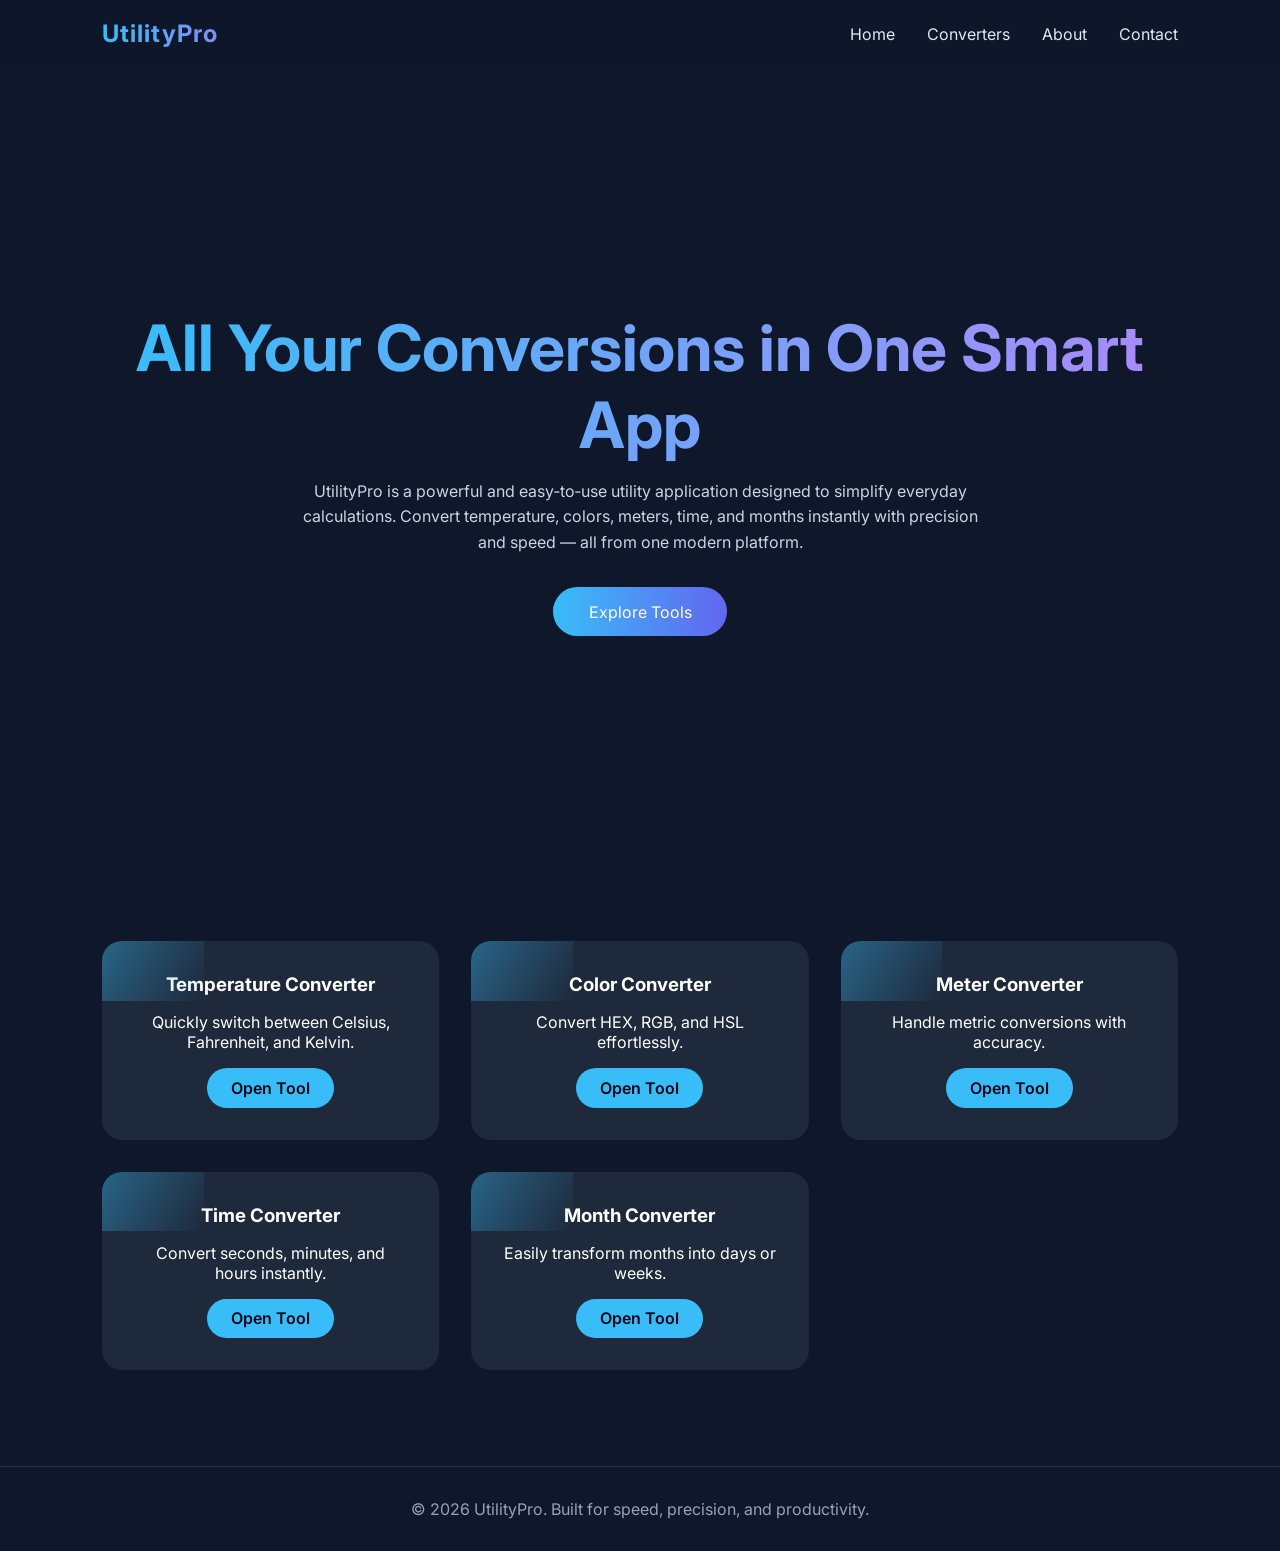
<file: index.html>
<!DOCTYPE html>
<html lang="en">
  <head>
    <meta charset="UTF-8" />
    <meta
      name="viewport"
      content="width=device-width, initial-scale=1.0"
    />
    <title>UtilityPro App</title>
    <link
      href="https://fonts.googleapis.com/css2?family=Inter:wght@300;400;600;700&display=swap"
      rel="stylesheet"
    />
    <style>
      * {
        margin: 0;
        padding: 0;
        box-sizing: border-box;
        font-family: "Inter", sans-serif;
      }

      body {
        background: #0f172a;
        color: white;
        overflow-x: hidden;
      }

      /* NAVBAR */
      nav {
        display: flex;
        justify-content: space-between;
        align-items: center;
        padding: 1.2rem 8%;
        position: sticky;
        top: 0;
        backdrop-filter: blur(12px);
        background: rgba(15, 23, 42, 0.7);
        z-index: 1000;
      }

      .logo {
        font-size: 1.5rem;
        font-weight: 700;
        letter-spacing: 1px;
        background: linear-gradient(
          90deg,
          #38bdf8,
          #818cf8
        );
        -webkit-background-clip: text;
        color: transparent;
      }

      .nav-links {
        display: flex;
        gap: 2rem;
        list-style: none;
      }

      .nav-links a {
        text-decoration: none;
        color: #e2e8f0;
        position: relative;
        transition: 0.3s;
      }

      .nav-links a::after {
        content: "";
        position: absolute;
        width: 0%;
        height: 2px;
        left: 0;
        bottom: -6px;
        background: #38bdf8;
        transition: 0.4s ease;
      }

      .nav-links a:hover {
        color: #38bdf8;
      }

      .nav-links a:hover::after {
        width: 100%;
      }

      /* HERO */
      .hero {
        min-height: 90vh;
        display: flex;
        flex-direction: column;
        justify-content: center;
        align-items: center;
        text-align: center;
        padding: 0 10%;
        animation: fadeIn 1.5s ease;
      }

      .hero h1 {
        font-size: clamp(2.5rem, 5vw, 4rem);
        margin-bottom: 1rem;
        background: linear-gradient(
          90deg,
          #38bdf8,
          #a78bfa
        );
        -webkit-background-clip: text;
        color: transparent;
      }

      .hero p {
        max-width: 700px;
        color: #cbd5e1;
        line-height: 1.6;
        margin-bottom: 2rem;
      }

      .hero button {
        padding: 0.9rem 2.2rem;
        border: none;
        border-radius: 40px;
        background: linear-gradient(
          90deg,
          #38bdf8,
          #6366f1
        );
        color: white;
        font-size: 1rem;
        cursor: pointer;
        transition: 0.4s;
      }

      .hero button:hover {
        transform: translateY(-4px);
        box-shadow: 0 10px 25px
          rgba(99, 102, 241, 0.4);
      }

      /* CTA SECTION */
      .cta-section {
        padding: 4rem 8%;
        display: grid;
        grid-template-columns: repeat(
          auto-fit,
          minmax(250px, 1fr)
        );
        gap: 2rem;
      }

      .card {
        background: #1e293b;
        padding: 2rem;
        border-radius: 20px;
        text-align: center;
        transition: 0.4s;
        position: relative;
        overflow: hidden;
      }

      .card::before {
        content: "";
        position: absolute;
        width: 150%;
        height: 150%;
        background: linear-gradient(
          120deg,
          transparent,
          #38bdf8,
          transparent
        );
        top: -120%;
        left: -120%;
        transition: 0.6s;
      }

      .card:hover::before {
        top: 100%;
        left: 100%;
      }

      .card:hover {
        transform: translateY(-10px) scale(1.02);
        box-shadow: 0 20px 40px rgba(0, 0, 0, 0.4);
      }

      .card h3 {
        margin-bottom: 1rem;
      }

      .card a {
        display: inline-block;
        margin-top: 1rem;
        text-decoration: none;
        padding: 0.6rem 1.5rem;
        border-radius: 30px;
        background: #38bdf8;
        color: #020617;
        font-weight: 600;
        transition: 0.3s;
      }

      .card a:hover {
        background: #0ea5e9;
      }

      /* FOOTER */
      footer {
        padding: 2rem 8%;
        text-align: center;
        border-top: 1px solid
          rgba(255, 255, 255, 0.1);
        color: #94a3b8;
        margin-top: 2rem;
      }

      /* ANIMATION */
      @keyframes fadeIn {
        from {
          opacity: 0;
          transform: translateY(40px);
        }
        to {
          opacity: 1;
          transform: translateY(0);
        }
      }

      /* MOBILE MENU */
      .menu-toggle {
        display: none;
        flex-direction: column;
        cursor: pointer;
        gap: 5px;
      }

      .menu-toggle div {
        width: 25px;
        height: 3px;
        background: white;
      }

      @media (max-width: 768px) {
        .nav-links {
          position: absolute;
          right: 0;
          top: 70px;
          background: #020617;
          flex-direction: column;
          width: 60%;
          padding: 2rem;
          transform: translateX(100%);
          transition: 0.4s;
        }

        .nav-active {
          transform: translateX(0);
        }

        .menu-toggle {
          display: flex;
        }
      }
    </style>
  </head>
  <body>
    <!-- 
        Good Morning to all the contributor of this great task that we have been asigned.

        bellow is the breakdown of individual responsibilty:

        Ab (Team lead) is responsible for utility converter that converts temperature ("Celsius to Fahrenheit")

        Ozeal you are responsible for utility converter that converts ("Meters to feet")
        
        Abraham you are responsible for utility converter that converts colors ("HEX to RGB")

        Sammy you are responsible for utility converter that converts time ("Hours to Munites")

        Chika you are responsible for utility converter that converts month ("Month to Days")

        We are all expected to create and work in seperate branches, all the branches will be merged when everybody's
        project is done by the team lead with all your abled help.
        Thank you all and good luck. -->

    <nav>
      <div class="logo">UtilityPro</div>

      <ul class="nav-links" id="navLinks">
        <li><a href="#">Home</a></li>
        <li><a href="#cta">Converters</a></li>
        <li><a href="#">About</a></li>
        <li><a href="#">Contact</a></li>
      </ul>

      <div class="menu-toggle" id="menuToggle">
        <div></div>
        <div></div>
        <div></div>
      </div>
    </nav>

    <section class="hero">
      <h1>
        All Your Conversions in One Smart App
      </h1>
      <p>
        UtilityPro is a powerful and easy‑to‑use
        utility application designed to simplify
        everyday calculations. Convert
        temperature, colors, meters, time, and
        months instantly with precision and speed
        — all from one modern platform.
      </p>
      <button
        onclick="document.getElementById('cta').scrollIntoView({behavior:'smooth'})"
      >
        Explore Tools
      </button>
    </section>

    <section class="cta-section" id="cta">
      <div class="card">
        <h3>Temperature Converter</h3>
        <p>
          Quickly switch between Celsius,
          Fahrenheit, and Kelvin.
        </p>
        <a href="./temperature">Open Tool</a>
      </div>

      <div class="card">
        <h3>Color Converter</h3>
        <p>
          Convert HEX, RGB, and HSL effortlessly.
        </p>
        <a href="./color-converter">Open Tool</a>
      </div>

      <div class="card">
        <h3>Meter Converter</h3>
        <p>
          Handle metric conversions with accuracy.
        </p>
        <a href="./meter-converter">Open Tool</a>
      </div>

      <div class="card">
        <h3>Time Converter</h3>
        <p>
          Convert seconds, minutes, and hours
          instantly.
        </p>
        <a href="./time-converter">Open Tool</a>
      </div>

      <div class="card">
        <h3>Month Converter</h3>
        <p>
          Easily transform months into days or
          weeks.
        </p>
        <a href="./month-converter">Open Tool</a>
      </div>
    </section>

    <footer>
      © 2026 UtilityPro. Built for speed,
      precision, and productivity.
    </footer>

    <script>
      const toggle =
        document.getElementById("menuToggle");
      const nav =
        document.getElementById("navLinks");

      toggle.addEventListener("click", () => {
        nav.classList.toggle("nav-active");
      });
    </script>
  </body>
</html>
</file>
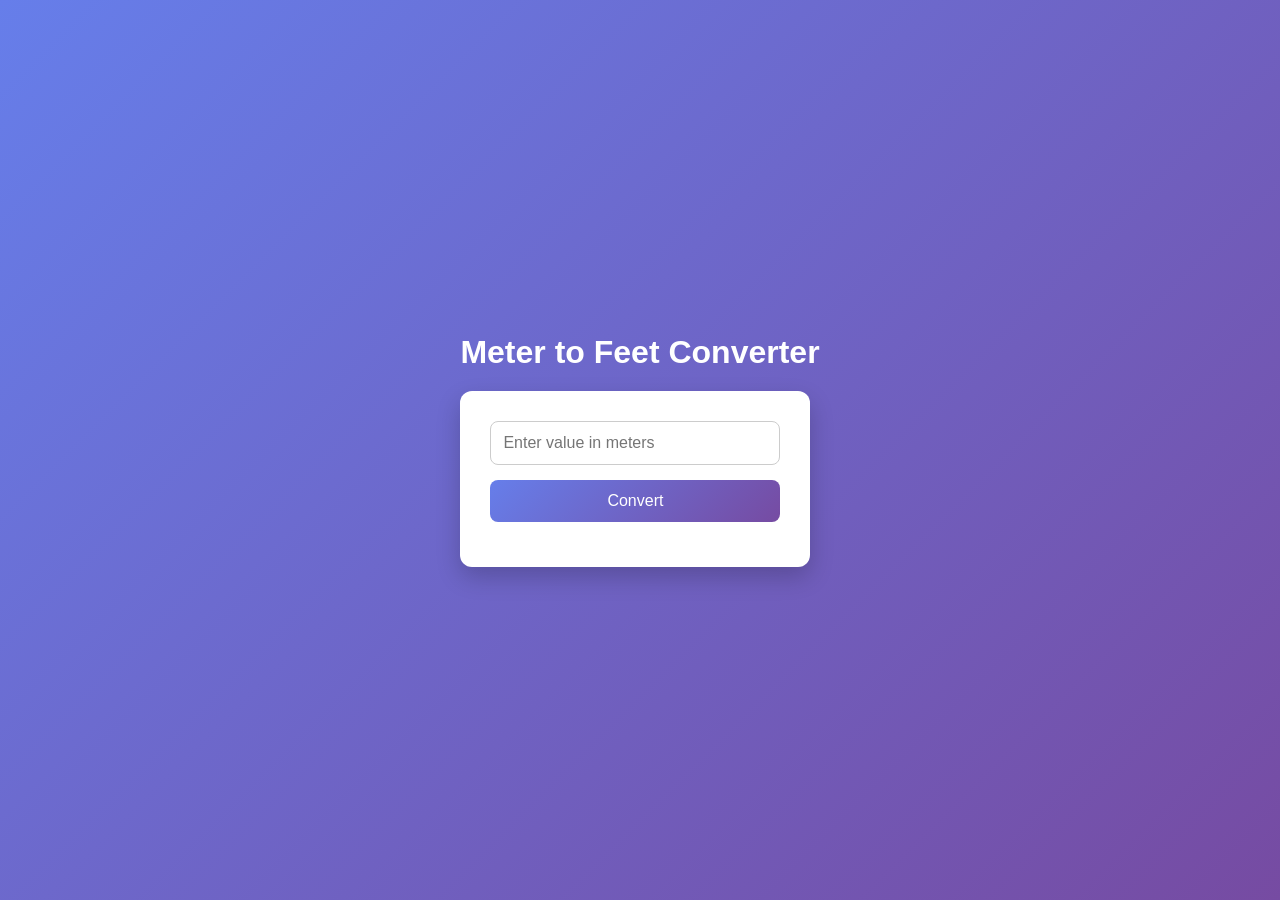
<file: meter-converter/index.html>
<!DOCTYPE html>
<html lang="en">
<head>
    <meta charset="UTF-8">
    <title>Meter to Feet Converter</title>
    <meta name="viewport" content="width=device-width, initial-scale=1.0">
    <link rel="stylesheet" href="./meter.css">
</head>
<body>
<!-- container class -->
    <div class="container">
        <h1>Meter to Feet Converter</h1>

        <div class="converter-box">
            <input type="number" id="meters" placeholder="Enter value in meters">
            <button onclick="convertToFeet()">Convert</button>
            <p id="result"></p>
        </div>
    </div>
<!-- script attachedment -->
    <script src="./meter.js"></script>
</body>
</html>
</file>
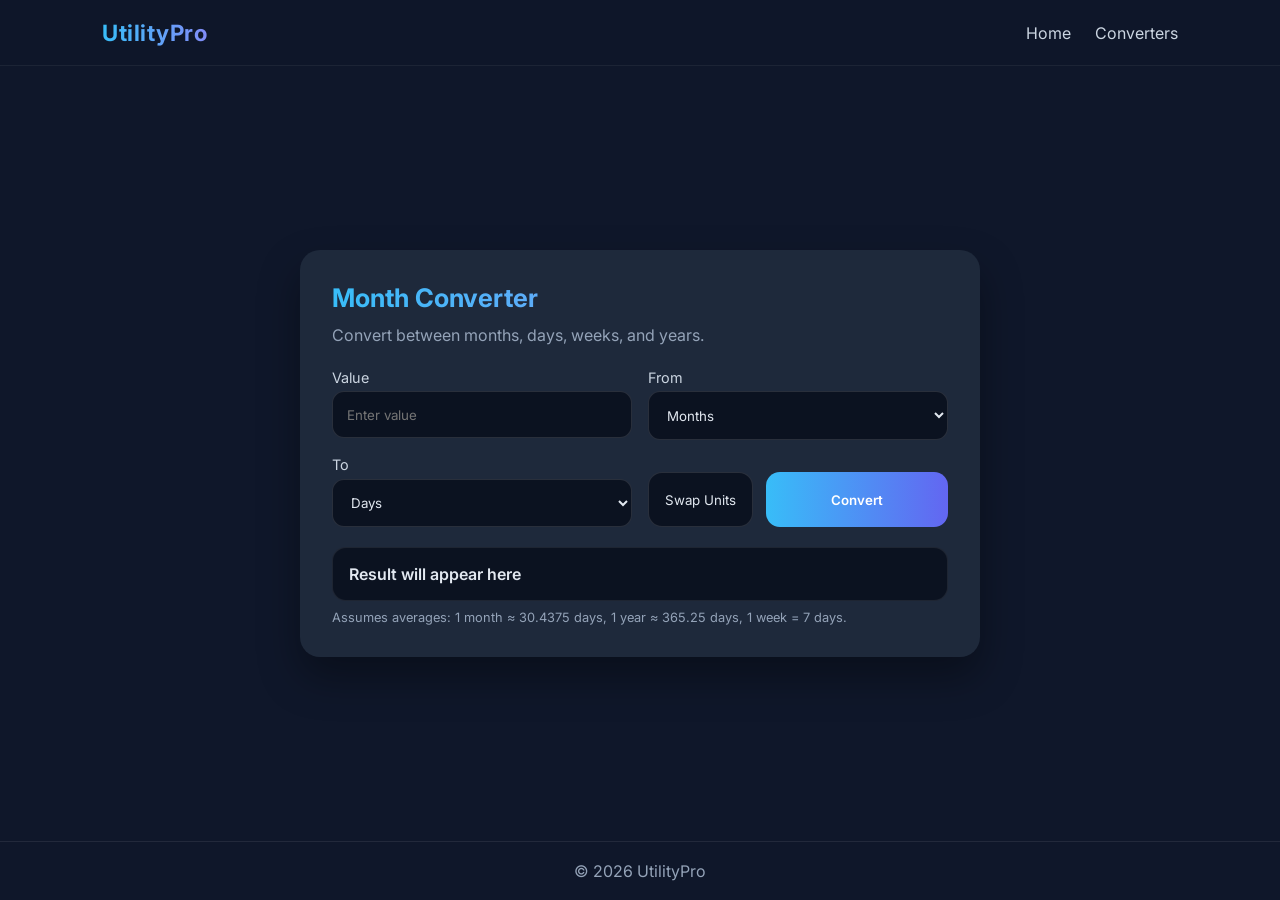
<file: month-converter/index.html>
<!doctype html>
<html lang="en">
  <head>
    <meta charset="UTF-8" />
    <meta name="viewport" content="width=device-width, initial-scale=1.0" />
    <title>Month Converter</title>
    <link
      href="https://fonts.googleapis.com/css2?family=Inter:wght@300;400;600;700&display=swap"
      rel="stylesheet"
    />
    <link rel="stylesheet" href="./styles.css" />
  </head>
  <body>
    <nav>
      <a class="logo" href="../index.html">UtilityPro</a>
      <ul class="nav-links">
        <li><a href="../index.html">Home</a></li>
        <li><a href="../index.html#cta">Converters</a></li>
      </ul>
    </nav>

    <main class="container">
      <section class="card">
        <h1>Month Converter</h1>
        <p>Convert between months, days, weeks, and years.</p>
        <div class="grid">
          <div>
            <label for="fromValue">Value</label>
            <input id="fromValue" type="number" placeholder="Enter value" />
          </div>
          <div>
            <label for="fromUnit">From</label>
            <select id="fromUnit">
              <option value="months">Months</option>
              <option value="days">Days</option>
              <option value="weeks">Weeks</option>
              <option value="years">Years</option>
            </select>
          </div>
          <div>
            <label for="toUnit">To</label>
            <select id="toUnit">
              <option value="days">Days</option>
              <option value="weeks">Weeks</option>
              <option value="months">Months</option>
              <option value="years">Years</option>
            </select>
          </div>
          <div class="actions">
            <button class="swap" id="swapBtn">Swap Units</button>
            <button class="btn" id="convertBtn">Convert</button>
          </div>
        </div>
        <div class="result" id="result">Result will appear here</div>
        <div class="note">
          Assumes averages: 1 month ≈ 30.4375 days, 1 year ≈ 365.25 days, 1 week
          = 7 days.
        </div>
      </section>
    </main>

    <footer>© 2026 UtilityPro</footer>

    <script src="./script.js"></script>
  </body>
</html>
</file>
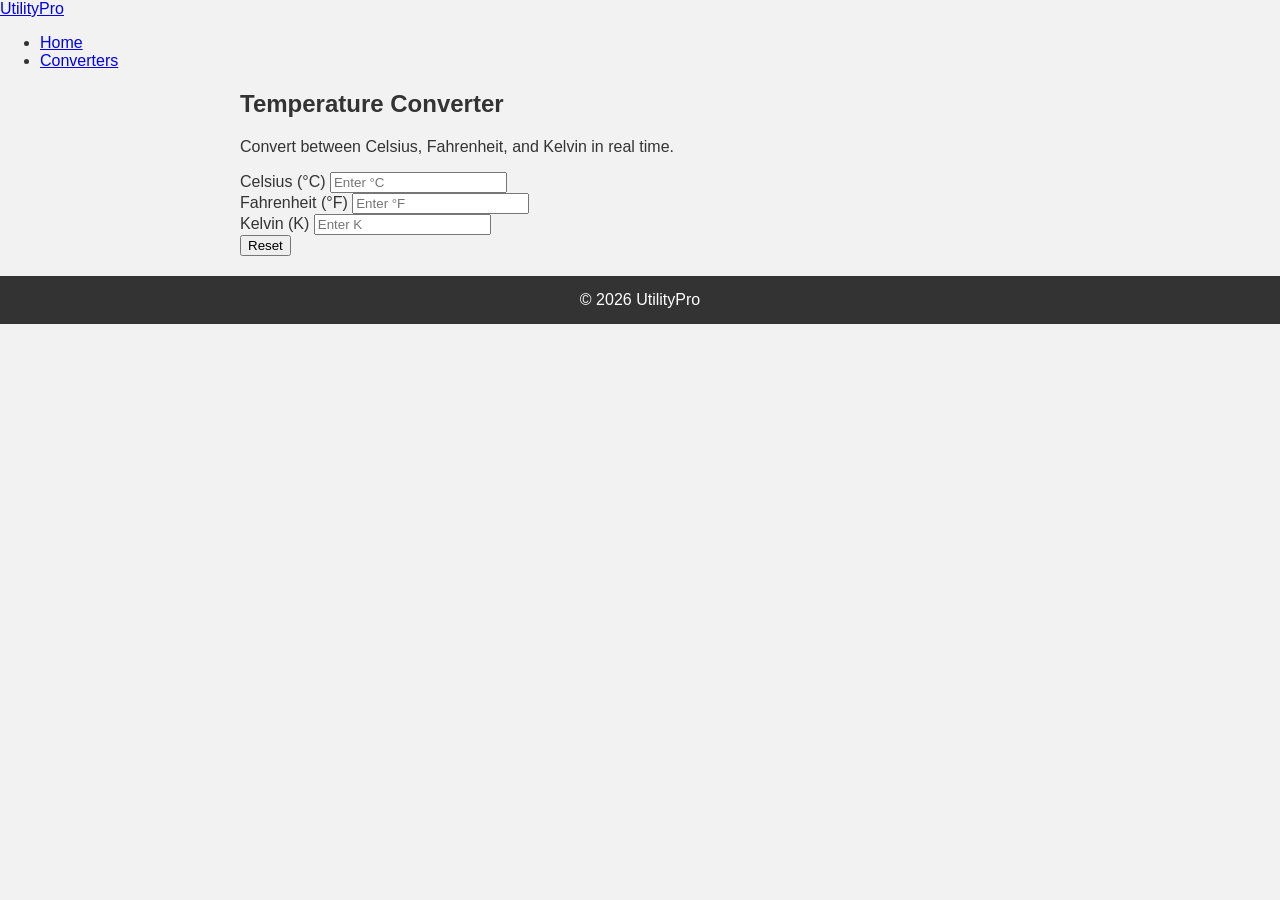
<file: temperature/index.html>
<!doctype html>
<html lang="en">
  <head>
    <meta charset="UTF-8" />
    <meta name="viewport" content="width=device-width, initial-scale=1.0" />
    <title>Temperature Converter</title>
    <link
      href="https://fonts.googleapis.com/css2?family=Inter:wght@300;400;600;700&display=swap"
      rel="stylesheet"
    />
    <link rel="stylesheet" href="./style.css" />
  </head>
  <body>
    <nav>
      <a class="logo" href="../index.html">UtilityPro</a>
      <ul class="nav-links">
        <li><a href="../index.html">Home</a></li>
        <li><a href="../index.html#cta">Converters</a></li>
      </ul>
    </nav>

    <main class="container">
      <section class="card" role="form" aria-label="Temperature converter">
        <h1>Temperature Converter</h1>
        <p>Convert between Celsius, Fahrenheit, and Kelvin in real time.</p>

        <div class="grid">
          <div class="field">
            <label for="celsius">Celsius (°C)</label>
            <input
              id="celsius"
              type="number"
              step="any"
              inputmode="decimal"
              placeholder="Enter °C"
              aria-describedby="error"
            />
          </div>
          <div class="field">
            <label for="fahrenheit">Fahrenheit (°F)</label>
            <input
              id="fahrenheit"
              type="number"
              step="any"
              inputmode="decimal"
              placeholder="Enter °F"
              aria-describedby="error"
            />
          </div>
          <div class="field">
            <label for="kelvin">Kelvin (K)</label>
            <input
              id="kelvin"
              type="number"
              step="any"
              inputmode="decimal"
              placeholder="Enter K"
              aria-describedby="error"
            />
          </div>
        </div>

        <div class="actions">
          <button class="btn" id="resetBtn" aria-label="Reset all fields">
            Reset
          </button>
        </div>

        <div class="result" id="result" aria-live="polite" role="status"></div>
        <div class="error" id="error" aria-live="assertive" role="alert"></div>
      </section>
    </main>

    <footer>© 2026 UtilityPro</footer>
    <script src="./script.js"></script>
  </body>
</html>
</file>
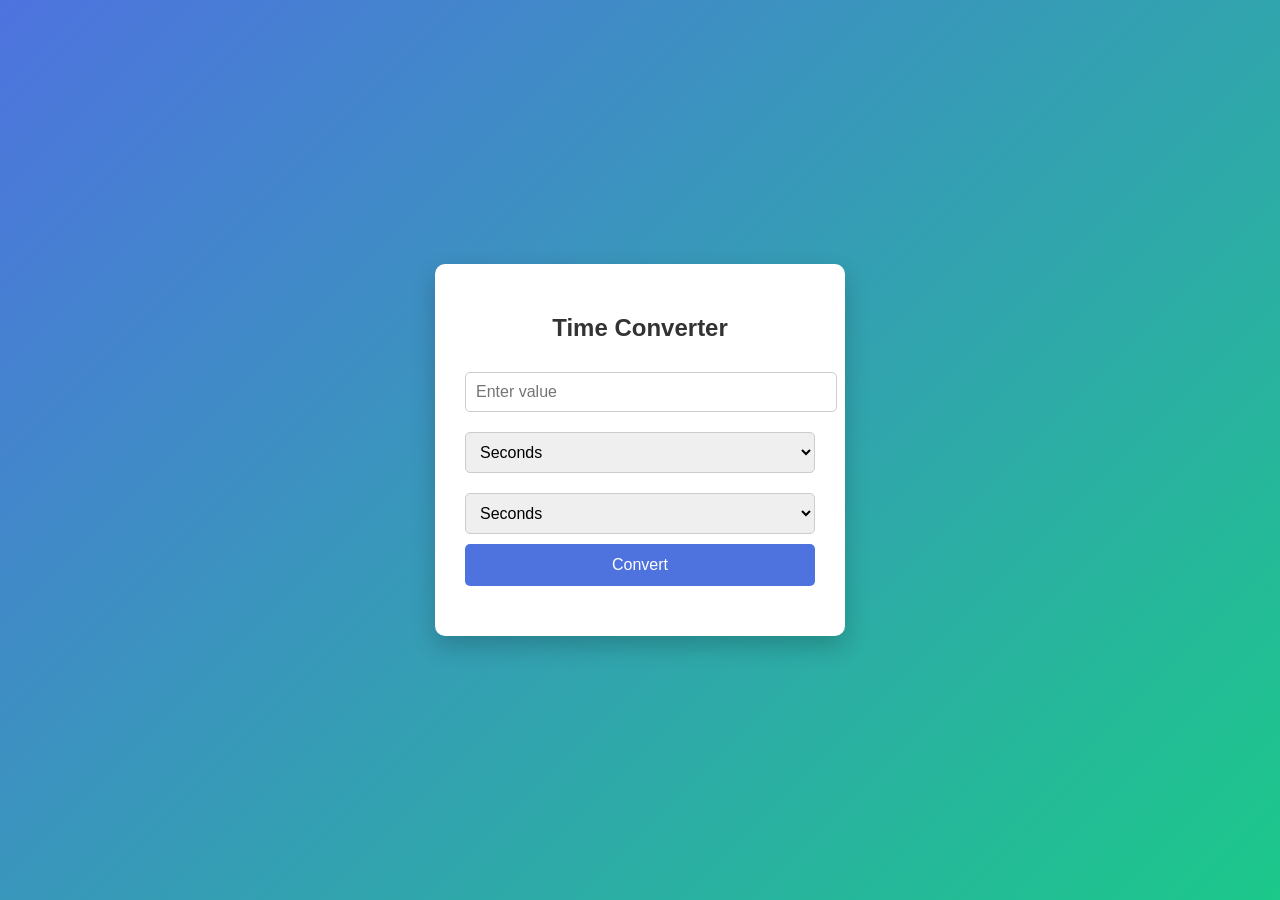
<file: time-converter/index.html>
<!DOCTYPE html>
<html lang="en">
<head>
    <link rel="stylesheet" href="style.css">
<meta charset="UTF-8">
<meta name="viewport" content="width=device-width, initial-scale=1.0">
<title>Time Converter</title>
</head>

<body>

<div class="converter">
    <h2>Time Converter</h2>

    <input type="number" id="timeInput" placeholder="Enter value">

    <select id="fromUnit">
        <option value="seconds">Seconds</option>
        <option value="minutes">Minutes</option>
        <option value="hours">Hours</option>
        <option value="days">Days</option>
    </select>

    <select id="toUnit">
        <option value="seconds">Seconds</option>
        <option value="minutes">Minutes</option>
        <option value="hours">Hours</option>
        <option value="days">Days</option>
    </select>

    <button onclick="convertTime()">Convert</button>

    <div class="result" id="result"></div>
</div>

<script src="script.js"></script>

</body>
</html>
</file>
<file: meter-converter/meter.css>
* {
    margin: 0;
    padding: 0;
    box-sizing: border-box;
    font-family: Arial, Helvetica, sans-serif;
}
/* body style */
body {
    height: 100vh;
    display: flex;
    justify-content: center;
    align-items: center;
    background: linear-gradient(135deg, #667eea, #764ba2);
}
/* container section */
.container {
    text-align: center;
    padding: 20px;
}

h1 {
    color: white;
    margin-bottom: 20px;
}
/* converter box */
.converter-box {
    background: white;
    padding: 30px;
    border-radius: 12px;
    box-shadow: 0 10px 25px rgba(0, 0, 0, 0.2);
    max-width: 350px;
    width: 100%;
}

input {
    width: 100%;
    padding: 12px;
    margin-bottom: 15px;
    border-radius: 8px;
    border: 1px solid #ccc;
    font-size: 16px;
}
/* button behaviour */
button {
    width: 100%;
    padding: 12px;
    border: none;
    border-radius: 8px;
    background: linear-gradient(135deg, #667eea, #764ba2);
    color: white;
    font-size: 16px;
    cursor: pointer;
    transition: 0.3s ease;
}

button:hover {
    opacity: 0.9;
}

#result {
    margin-top: 15px;
    font-size: 18px;
    font-weight: bold;
    color: #333;
}

/* Responsiveness */
@media (max-width: 480px) {
    .converter-box {
        padding: 20px;
    }

    h1 {
        font-size: 20px;
    }
}
</file>
<file: month-converter/styles.css>
*{margin:0;padding:0;box-sizing:border-box;font-family:'Inter',sans-serif}
body{background:#0f172a;color:#e2e8f0;min-height:100vh;display:flex;flex-direction:column}
nav{display:flex;justify-content:space-between;align-items:center;padding:1.2rem 8%;position:sticky;top:0;backdrop-filter:blur(12px);background:rgba(15,23,42,0.7);z-index:1000;border-bottom:1px solid rgba(255,255,255,0.06)}
.logo{font-size:1.4rem;font-weight:700;letter-spacing:.5px;background:linear-gradient(90deg,#38bdf8,#818cf8);-webkit-background-clip:text;color:transparent}
.nav-links{display:flex;gap:1.5rem;list-style:none}
.nav-links a{text-decoration:none;color:#cbd5e1;transition:.3s}
.nav-links a:hover{color:#38bdf8}
.container{flex:1;display:flex;align-items:center;justify-content:center;padding:3rem 8%}
.card{width:100%;max-width:680px;background:#1e293b;border-radius:20px;padding:2rem;box-shadow:0 20px 40px rgba(0,0,0,.35)}
.card h1{font-size:1.6rem;margin-bottom:.75rem;background:linear-gradient(90deg,#38bdf8,#a78bfa);-webkit-background-clip:text;color:transparent}
.card p{color:#94a3b8;margin-bottom:1.5rem}
.grid{display:grid;grid-template-columns:1fr 1fr;gap:1rem;margin-top:.5rem}
label{font-size:.9rem;color:#cbd5e1;margin-bottom:.35rem;display:block}
input,select{width:100%;padding:.9rem;border-radius:12px;border:1px solid rgba(255,255,255,.12);background:#0b1220;color:#e2e8f0;outline:none}
input:focus,select:focus{border-color:#38bdf8;box-shadow:0 0 0 4px rgba(56,189,248,.15)}
.actions{display:flex;gap:.8rem;margin-top:1rem}
.btn{flex:1;padding:.9rem 1.2rem;border:none;border-radius:14px;background:linear-gradient(90deg,#38bdf8,#6366f1);color:#fff;font-weight:600;cursor:pointer;transition:.35s}
.btn:hover{transform:translateY(-3px);box-shadow:0 12px 26px rgba(99,102,241,.35)}
.swap{padding:.9rem 1rem;border:1px solid rgba(255,255,255,.12);background:#0b1220;color:#e2e8f0;border-radius:14px;cursor:pointer;transition:.3s}
.swap:hover{border-color:#38bdf8;color:#38bdf8}
.result{margin-top:1.2rem;padding:1rem;border-radius:14px;background:#0b1220;border:1px solid rgba(255,255,255,.08);font-weight:600;color:#e2e8f0}
.note{font-size:.8rem;color:#94a3b8;margin-top:.6rem}
footer{padding:1.2rem 8%;text-align:center;color:#94a3b8;border-top:1px solid rgba(255,255,255,.08)}
@media(max-width:640px){.grid{grid-template-columns:1fr}.actions{flex-direction:column}}
</file>
<file: temperature/style.css>
body {
    font-family: Arial, sans-serif;
    margin: 0;
    padding: 0;
    background: #f2f2f2;
    color: #333;
}

header {
    background: #0077cc;
    color: #fff;
    text-align: center;
    padding: 20px 0;
}

main {
    max-width: 800px;
    margin: 20px auto;
    padding: 0 15px;
}

.converter {
    background: #fff;
    padding: 20px;
    margin-bottom: 20px;
    border-radius: 10px;
    box-shadow: 0 4px 12px rgba(0,0,0,0.1);
}

.converter h2 {
    margin-bottom: 15px;
}

.converter input {
    padding: 10px;
    margin: 5px;
    width: calc(50% - 20px);
    border-radius: 5px;
    border: 1px solid #ccc;
}

.converter button {
    padding: 10px 20px;
    margin-top: 10px;
    background: #0077cc;
    color: #fff;
    border: none;
    border-radius: 5px;
    cursor: pointer;
}

.converter button:hover {
    background: #005fa3;
}

footer {
    text-align: center;
    padding: 15px;
    background: #333;
    color: #fff;
    margin-top: 20px;
}
</file>
<file: time-converter/style.css>
body {
        font-family: Arial, sans-serif;
        background: linear-gradient(135deg, #4e73df, #1cc88a);
        display: flex;
        justify-content: center;
        align-items: center;
        height: 100vh;
        margin: 0;
    }

    .converter {
        background: white;
        padding: 30px;
        border-radius: 10px;
        box-shadow: 0 10px 25px rgba(0,0,0,0.2);
        width: 350px;
        text-align: center;
    }

    h2 {
        margin-bottom: 20px;
        color: #333;
    }

    input, select {
        width: 100%;
        padding: 10px;
        margin: 10px 0;
        border-radius: 5px;
        border: 1px solid #ccc;
        font-size: 16px;
    }

    button {
        width: 100%;
        padding: 12px;
        background: #4e73df;
        color: white;
        border: none;
        border-radius: 5px;
        font-size: 16px;
        cursor: pointer;
        transition: 0.3s;
    }

    button:hover {
        background: #2e59d9;
    }

    .result {
        margin-top: 20px;
        font-weight: bold;
        color: #1cc88a;
        font-size: 18px;
    }
</file>
